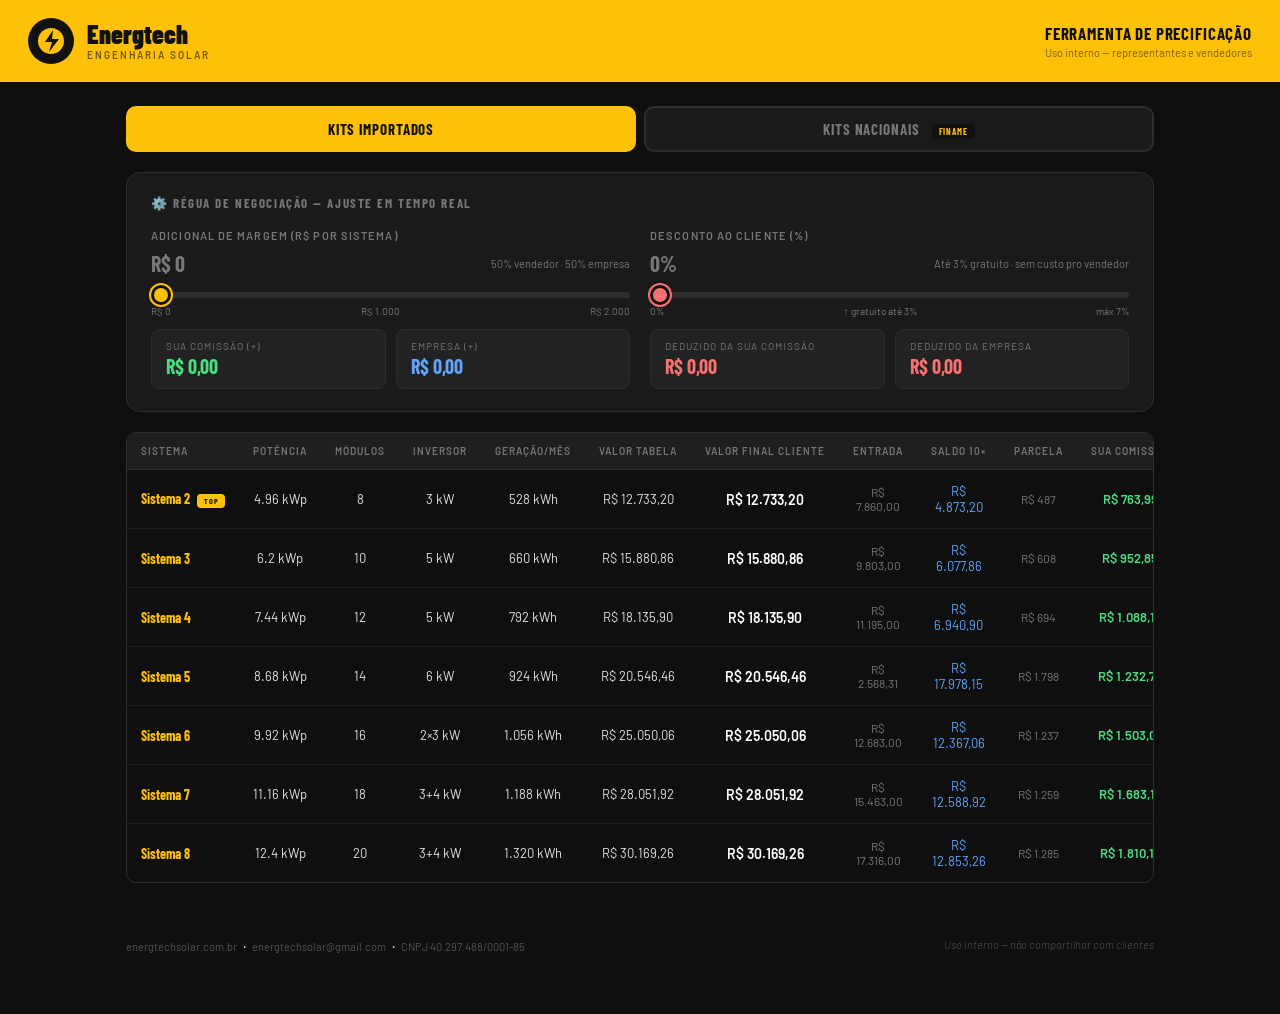
<file: energtech_precificacao (1).html>
<!DOCTYPE html>
<html lang="pt-BR">
<head>
<meta charset="UTF-8">
<meta name="viewport" content="width=device-width, initial-scale=1.0">
<title>Precificação — Energtech Engenharia Solar</title>
<link href="https://fonts.googleapis.com/css2?family=Barlow:wght@400;500;600&family=Barlow+Condensed:wght@600;700;900&display=swap" rel="stylesheet">
<style>
  *, *::before, *::after { box-sizing: border-box; margin: 0; padding: 0; }
  :root {
    --amarelo: #FFC107;
    --amarelo-dim: #e6ac00;
    --preto: #111;
    --bg: #0f0f0f;
    --card: #1a1a1a;
    --card2: #222;
    --borda: #2e2e2e;
    --texto: #e0e0e0;
    --muted: #777;
    --verde: #4ade80;
    --vermelho: #f87171;
    --azul: #60a5fa;
  }
  body { background: var(--bg); font-family: 'Barlow', sans-serif; color: var(--texto); min-height: 100vh; padding: 0 0 60px; }

  /* ── HEADER ── */
  .header { background: var(--amarelo); padding: 18px 28px; display: flex; align-items: center; justify-content: space-between; flex-wrap: wrap; gap: 12px; }
  .logo-area { display: flex; align-items: center; gap: 13px; }
  .logo-icon { width: 46px; height: 46px; background: var(--preto); border-radius: 50%; display: flex; align-items: center; justify-content: center; flex-shrink: 0; }
  .brand-name { font-family: 'Barlow Condensed', sans-serif; font-size: 26px; font-weight: 900; color: var(--preto); line-height: 1; }
  .brand-sub { font-size: 10px; font-weight: 600; color: var(--preto); letter-spacing: 0.2em; text-transform: uppercase; opacity: 0.6; margin-top: 2px; }
  .header-title { text-align: right; }
  .header-title h1 { font-family: 'Barlow Condensed', sans-serif; font-size: 17px; font-weight: 700; color: var(--preto); text-transform: uppercase; letter-spacing: 0.05em; }
  .header-title p { font-size: 11px; color: var(--preto); opacity: 0.55; margin-top: 3px; }

  /* ── PAGE ── */
  .page { max-width: 1060px; margin: 0 auto; padding: 24px 16px; }

  /* ── ABAS ── */
  .tabs { display: flex; gap: 8px; margin-bottom: 20px; }
  .tab-btn {
    flex: 1; padding: 12px 16px; border: 2px solid var(--borda); background: var(--card);
    color: var(--muted); font-family: 'Barlow Condensed', sans-serif; font-size: 15px;
    font-weight: 700; letter-spacing: 0.06em; text-transform: uppercase; border-radius: 10px;
    cursor: pointer; transition: all 0.2s;
  }
  .tab-btn:hover { border-color: var(--amarelo); color: var(--amarelo); }
  .tab-btn.ativo { background: var(--amarelo); color: var(--preto); border-color: var(--amarelo); }
  .tab-btn .finame-badge { font-size: 9px; background: var(--preto); color: var(--amarelo); padding: 2px 7px; border-radius: 4px; margin-left: 8px; letter-spacing: 0.1em; vertical-align: middle; }
  .tab-btn.ativo .finame-badge { background: var(--preto); color: var(--amarelo); }

  /* ── PAINEL DE NEGOCIAÇÃO ── */
  .negociacao-card {
    background: var(--card); border: 1px solid var(--borda); border-radius: 14px;
    padding: 22px 24px; margin-bottom: 20px;
  }
  .neg-titulo { font-family: 'Barlow Condensed', sans-serif; font-size: 13px; font-weight: 700; letter-spacing: 0.12em; text-transform: uppercase; color: var(--muted); margin-bottom: 18px; }

  .neg-grid { display: grid; grid-template-columns: 1fr 1fr; gap: 20px; }
  @media (max-width: 640px) { .neg-grid { grid-template-columns: 1fr; } }

  .neg-bloco label { display: block; font-size: 11px; font-weight: 600; color: var(--muted); text-transform: uppercase; letter-spacing: 0.1em; margin-bottom: 8px; }

  /* Slider custom */
  .slider-wrap { position: relative; }
  .slider-val-row { display: flex; justify-content: space-between; align-items: center; margin-bottom: 6px; }
  .slider-val { font-family: 'Barlow Condensed', sans-serif; font-size: 22px; font-weight: 700; color: var(--amarelo); }
  .slider-val.negativo { color: var(--vermelho); }
  .slider-val.neutro { color: var(--muted); }
  .slider-sublabel { font-size: 11px; color: var(--muted); }

  input[type=range] {
    -webkit-appearance: none; width: 100%; height: 6px;
    border-radius: 3px; outline: none; cursor: pointer;
    background: linear-gradient(to right, var(--amarelo) 0%, var(--amarelo) 50%, var(--borda) 50%, var(--borda) 100%);
  }
  input[type=range].desconto-range {
    background: linear-gradient(to right, var(--borda) 0%, var(--borda) 50%, var(--vermelho) 50%, var(--vermelho) 100%);
  }
  input[type=range]::-webkit-slider-thumb {
    -webkit-appearance: none; width: 20px; height: 20px; border-radius: 50%;
    background: var(--amarelo); border: 3px solid var(--preto); box-shadow: 0 0 0 2px var(--amarelo);
    transition: transform 0.1s;
  }
  input[type=range]::-webkit-slider-thumb:hover { transform: scale(1.15); }
  input[type=range].desconto-range::-webkit-slider-thumb { background: var(--vermelho); box-shadow: 0 0 0 2px var(--vermelho); }
  .slider-legenda { display: flex; justify-content: space-between; font-size: 10px; color: var(--muted); margin-top: 4px; }

  /* Split comissão */
  .split-info { margin-top: 12px; display: flex; gap: 10px; flex-wrap: wrap; }
  .split-pill {
    flex: 1; min-width: 120px; background: var(--card2); border: 1px solid var(--borda);
    border-radius: 8px; padding: 10px 14px;
  }
  .split-pill .sp-lbl { font-size: 10px; color: var(--muted); text-transform: uppercase; letter-spacing: 0.1em; }
  .split-pill .sp-val { font-family: 'Barlow Condensed', sans-serif; font-size: 20px; font-weight: 700; margin-top: 2px; }
  .sp-vendedor { color: var(--verde); }
  .sp-empresa { color: var(--azul); }
  .sp-desconto { color: var(--vermelho); }

  /* ── RESUMO LINHA ── */
  .resumo-bar {
    background: var(--card2); border: 1px solid var(--borda); border-radius: 12px;
    padding: 16px 22px; margin-bottom: 20px;
    display: flex; gap: 24px; flex-wrap: wrap; align-items: center;
  }
  .res-item { text-align: center; }
  .res-val { font-family: 'Barlow Condensed', sans-serif; font-size: 22px; font-weight: 700; line-height: 1; }
  .res-lbl { font-size: 10px; color: var(--muted); text-transform: uppercase; letter-spacing: 0.08em; margin-top: 3px; }
  .res-destaque .res-val { color: var(--amarelo); font-size: 28px; }
  .res-verde .res-val { color: var(--verde); }
  .res-vermelho .res-val { color: var(--vermelho); }
  .res-azul .res-val { color: var(--azul); }
  .res-sep { width: 1px; height: 40px; background: var(--borda); align-self: center; }

  /* ── TABELA ── */
  .table-wrap { overflow-x: auto; border-radius: 10px; border: 1px solid var(--borda); }
  table { width: 100%; border-collapse: collapse; font-size: 13px; min-width: 720px; }
  thead tr { background: #1f1f1f; }
  thead th {
    color: var(--muted); font-size: 10px; font-weight: 600; text-transform: uppercase;
    letter-spacing: 0.1em; padding: 12px 14px; text-align: center;
    border-bottom: 1px solid var(--borda); white-space: nowrap;
  }
  thead th:first-child { text-align: left; }
  tbody tr { border-bottom: 1px solid #1e1e1e; transition: background 0.12s; }
  tbody tr:last-child { border-bottom: none; }
  tbody tr:hover { background: #1f1f1f; }
  tbody td { padding: 13px 14px; text-align: center; vertical-align: middle; }
  tbody td:first-child { text-align: left; }

  .td-sistema { font-family: 'Barlow Condensed', sans-serif; font-size: 14px; font-weight: 700; color: var(--amarelo); white-space: nowrap; }
  .tag-top { display: inline-block; background: var(--amarelo); color: var(--preto); font-size: 8px; font-weight: 700; letter-spacing: 0.1em; text-transform: uppercase; padding: 2px 7px; border-radius: 4px; margin-left: 7px; vertical-align: middle; }
  .tag-finame { display: inline-block; background: #1e3a5f; color: var(--azul); font-size: 8px; font-weight: 700; letter-spacing: 0.1em; text-transform: uppercase; padding: 2px 7px; border-radius: 4px; margin-left: 5px; vertical-align: middle; }
  .td-original { color: var(--muted); font-size: 12px; text-decoration: line-through; }
  .td-final { color: #fff; font-weight: 600; font-size: 14px; }
  .td-final.ajustado { color: var(--verde); }
  .td-final.descontado { color: var(--vermelho); }
  .td-comissao { color: var(--verde); font-weight: 600; }
  .td-muted { color: var(--muted); font-size: 12px; }
  .td-azul { color: var(--azul); }

  /* ── FOOTER ── */
  .footer-bar {
    max-width: 1060px; margin: 28px auto 0; padding: 0 16px;
    display: flex; justify-content: space-between; align-items: center; flex-wrap: wrap; gap: 8px;
  }
  .footer-bar a { color: #555; font-size: 11px; text-decoration: none; }
  .footer-bar a:hover { color: var(--amarelo); }
  .footer-bar .copy { font-size: 11px; color: #444; font-style: italic; }

  /* ── DASHBOARD ECONOMIA (Nacional) ── */
  .dash-economia { background: var(--card); border: 1px solid var(--borda); border-radius: 14px; padding: 22px 24px; margin-bottom: 20px; display: none; }
  .dash-economia.visivel { display: block; animation: fadeUp 0.35s ease both; }
  .dash-header { display: flex; align-items: center; justify-content: space-between; flex-wrap: wrap; gap: 12px; margin-bottom: 16px; }
  .dash-titulo { font-family: 'Barlow Condensed', sans-serif; font-size: 13px; font-weight: 700; letter-spacing: 0.12em; text-transform: uppercase; color: var(--muted); }
  .dash-sistema-nome { font-family: 'Barlow Condensed', sans-serif; font-size: 18px; font-weight: 700; color: var(--amarelo); }
  .tarifa-config { display: flex; align-items: center; gap: 10px; background: var(--card2); border: 1px solid var(--borda); border-radius: 8px; padding: 8px 14px; }
  .tarifa-config label { font-size: 11px; color: var(--muted); font-weight: 600; text-transform: uppercase; letter-spacing: 0.08em; white-space: nowrap; }
  .tarifa-config input[type=number] { background: transparent; border: none; border-bottom: 1px solid var(--borda); color: var(--amarelo); font-family: 'Barlow Condensed', sans-serif; font-size: 20px; font-weight: 700; width: 72px; text-align: center; outline: none; padding: 2px 4px; }
  .tarifa-config input[type=number]:focus { border-bottom-color: var(--amarelo); }
  .tarifa-config span { font-size: 13px; color: var(--muted); }
  .fin-selector { display: flex; gap: 8px; margin-bottom: 18px; flex-wrap: wrap; }
  .fin-btn { flex: 1; min-width: 150px; padding: 10px 14px; border: 2px solid var(--borda); background: var(--card2); color: var(--muted); font-family: 'Barlow Condensed', sans-serif; font-size: 13px; font-weight: 700; letter-spacing: 0.05em; text-transform: uppercase; border-radius: 8px; cursor: pointer; transition: all 0.18s; text-align: center; }
  .fin-btn:hover { border-color: var(--azul); color: var(--azul); }
  .fin-btn.ativo { background: #1e3a5f; color: var(--azul); border-color: var(--azul); }
  .fin-btn .fin-detalhe { display: block; font-size: 10px; font-weight: 400; opacity: 0.75; margin-top: 2px; text-transform: none; letter-spacing: 0; }
  .dash-cards { display: grid; grid-template-columns: repeat(3, 1fr); gap: 14px; margin-bottom: 18px; }
  @media (max-width: 640px) { .dash-cards { grid-template-columns: 1fr; } }
  .dash-card { border-radius: 12px; padding: 18px 20px; text-align: center; border: 1px solid var(--borda); }
  .dash-card.card-parcela { background: #182818; border-color: #2a4a2a; }
  .dash-card.card-conta  { background: #281818; border-color: #4a2a2a; }
  .dash-card.card-eco    { background: #18283a; border-color: #2a4a6a; }
  .dash-card-icon { font-size: 20px; margin-bottom: 4px; }
  .dash-card-lbl { font-size: 10px; font-weight: 600; text-transform: uppercase; letter-spacing: 0.1em; color: var(--muted); margin-bottom: 6px; }
  .dash-card-val { font-family: 'Barlow Condensed', sans-serif; font-size: 34px; font-weight: 900; line-height: 1; }
  .dash-card-val.verde { color: var(--verde); }
  .dash-card-val.vermelho { color: var(--vermelho); }
  .dash-card-val.azul { color: var(--azul); }
  .dash-card-sub { font-size: 11px; color: var(--muted); margin-top: 5px; }
  .dash-barra-titulo { font-size: 11px; color: var(--muted); font-weight: 600; text-transform: uppercase; letter-spacing: 0.08em; margin-bottom: 10px; }
  .dash-barra-row { display: flex; align-items: center; gap: 12px; margin-bottom: 8px; }
  .dash-barra-label { font-size: 12px; color: var(--texto); width: 155px; flex-shrink: 0; }
  .dash-barra-track { flex: 1; height: 24px; background: var(--card2); border-radius: 4px; overflow: hidden; }
  .dash-barra-fill { height: 100%; border-radius: 4px; transition: width 0.5s ease; display: flex; align-items: center; padding-left: 10px; }
  .dash-barra-fill span { font-size: 11px; font-weight: 700; color: #fff; white-space: nowrap; }
  .fill-verde { background: var(--verde); }
  .fill-vermelho { background: #f87171; }

  /* animate */
  @keyframes fadeUp { from { opacity:0; transform:translateY(12px); } to { opacity:1; transform:translateY(0); } }
  .fadein { animation: fadeUp 0.35s ease both; }
</style>
</head>
<body>

<!-- HEADER -->
<div class="header">
  <div class="logo-area">
    <div class="logo-icon">
      <svg width="28" height="28" viewBox="0 0 28 28" fill="none"><circle cx="14" cy="14" r="13" fill="#FFC107"/><path d="M16 3L8 15h7l-3 10 10-13h-7l1-9z" fill="#111"/></svg>
    </div>
    <div>
      <div class="brand-name">Energtech</div>
      <div class="brand-sub">Engenharia Solar</div>
    </div>
  </div>
  <div class="header-title">
    <h1>Ferramenta de Precificação</h1>
    <p>Uso interno — representantes e vendedores</p>
  </div>
</div>

<div class="page">

  <!-- ABAS -->
  <div class="tabs">
    <button class="tab-btn ativo" onclick="trocarAba('importado', this)">
      Kits Importados
    </button>
    <button class="tab-btn" onclick="trocarAba('nacional', this)">
      Kits Nacionais
      <span class="finame-badge">FINAME</span>
    </button>
  </div>

  <!-- PAINEL NEGOCIAÇÃO -->
  <div class="negociacao-card fadein">
    <div class="neg-titulo">⚙️ Régua de Negociação — Ajuste em Tempo Real</div>
    <div class="neg-grid">

      <!-- ADICIONAL -->
      <div class="neg-bloco">
        <label>Adicional de Margem (R$ por sistema)</label>
        <div class="slider-val-row">
          <span class="slider-val" id="val-adicional">R$ 0</span>
          <span class="slider-sublabel">50% vendedor · 50% empresa</span>
        </div>
        <div class="slider-wrap">
          <input type="range" id="slider-adicional" min="0" max="2000" step="50" value="0" oninput="atualizar()">
          <div class="slider-legenda"><span>R$ 0</span><span>R$ 1.000</span><span>R$ 2.000</span></div>
        </div>
        <div class="split-info">
          <div class="split-pill">
            <div class="sp-lbl">Sua comissão (+)</div>
            <div class="sp-val sp-vendedor" id="add-vendedor">R$ 0</div>
          </div>
          <div class="split-pill">
            <div class="sp-lbl">Empresa (+)</div>
            <div class="sp-val sp-empresa" id="add-empresa">R$ 0</div>
          </div>
        </div>
      </div>

      <!-- DESCONTO -->
      <div class="neg-bloco">
        <label>Desconto ao Cliente (%)</label>
        <div class="slider-val-row">
          <span class="slider-val neutro" id="val-desconto">0%</span>
          <span class="slider-sublabel" id="desc-sublabel">Até 3% gratuito · acima desconta 50/50</span>
        </div>
        <div class="slider-wrap">
          <input type="range" id="slider-desconto" min="0" max="7" step="0.5" value="0" class="desconto-range" oninput="atualizar()">
          <div class="slider-legenda"><span>0%</span><span id="desc-livre-label">↑ gratuito até 3%</span><span id="desc-max-label">máx 7%</span></div>
        </div>
        <div class="split-info">
          <div class="split-pill">
            <div class="sp-lbl">Deduzido da sua comissão</div>
            <div class="sp-val sp-desconto" id="desc-vendedor">R$ 0</div>
          </div>
          <div class="split-pill">
            <div class="sp-lbl">Deduzido da empresa</div>
            <div class="sp-val sp-desconto" id="desc-empresa">R$ 0</div>
          </div>
        </div>
      </div>

    </div>
  </div>

  <!-- RESUMO SELECIONADO -->
  <div class="resumo-bar fadein" id="resumo-bar" style="display:none">
    <div class="res-item res-destaque">
      <div class="res-val" id="res-sistema">—</div>
      <div class="res-lbl">Sistema selecionado</div>
    </div>
    <div class="res-sep"></div>
    <div class="res-item">
      <div class="res-val" id="res-original" style="color:var(--muted);text-decoration:line-through">—</div>
      <div class="res-lbl">Valor tabela</div>
    </div>
    <div class="res-item res-destaque">
      <div class="res-val" id="res-final">—</div>
      <div class="res-lbl">Valor final cliente</div>
    </div>
    <div class="res-sep"></div>
    <div class="res-item res-verde">
      <div class="res-val" id="res-comissao">—</div>
      <div class="res-lbl">Sua comissão total</div>
    </div>
  </div>

  <!-- DASHBOARD ECONOMIA NACIONAL -->
  <div class="dash-economia" id="dash-economia">
    <div class="dash-header">
      <div>
        <div class="dash-titulo">📊 Comparativo de Economia — Kit Nacional</div>
        <div class="dash-sistema-nome" id="dash-nome-sistema">—</div>
      </div>
      <div class="tarifa-config">
        <label>Tarifa Celesc</label>
        <input type="number" id="input-tarifa" value="0.89" step="0.01" min="0.10" max="2.00" oninput="atualizarDash()">
        <span>R$/kWh</span>
      </div>
    </div>
    <div class="fin-selector">
      <button class="fin-btn ativo" id="fin-btn-8" onclick="selecionarFin(8, this)">
        Linha A — 8 anos / Juros Zero
        <span class="fin-detalhe">96 parcelas mensais sem juros</span>
      </button>
      <button class="fin-btn" id="fin-btn-10" onclick="selecionarFin(10, this)">
        Linha B — 10 anos / 3% a.a.
        <span class="fin-detalhe">120 parcelas com juros de 3% ao ano</span>
      </button>
    </div>
    <div class="dash-cards">
      <div class="dash-card card-parcela">
        <div class="dash-card-icon">💳</div>
        <div class="dash-card-lbl">Parcela do Financiamento</div>
        <div class="dash-card-val verde" id="dash-parcela">—</div>
        <div class="dash-card-sub" id="dash-parcela-sub">por mês</div>
      </div>
      <div class="dash-card card-conta">
        <div class="dash-card-icon">⚡</div>
        <div class="dash-card-lbl">Conta de Energia Atual</div>
        <div class="dash-card-val vermelho" id="dash-conta">—</div>
        <div class="dash-card-sub" id="dash-conta-sub">por mês (estimado)</div>
      </div>
      <div class="dash-card card-eco">
        <div class="dash-card-icon">✅</div>
        <div class="dash-card-lbl">Economia Mensal</div>
        <div class="dash-card-val azul" id="dash-economia-val">—</div>
        <div class="dash-card-sub" id="dash-eco-sub">diferença mensal</div>
      </div>
    </div>
    <div class="dash-barra-titulo">Comparativo visual</div>
    <div class="dash-barra-row">
      <div class="dash-barra-label">Parcela financiamento</div>
      <div class="dash-barra-track"><div class="dash-barra-fill fill-verde" id="barra-parcela"><span id="barra-parcela-txt"></span></div></div>
    </div>
    <div class="dash-barra-row">
      <div class="dash-barra-label">Conta de energia atual</div>
      <div class="dash-barra-track"><div class="dash-barra-fill fill-vermelho" id="barra-conta"><span id="barra-conta-txt"></span></div></div>
    </div>
  </div>

  <!-- TABELA -->
  <div class="table-wrap fadein" id="tabela-importado">
    <table id="t-importado">
      <thead>
        <tr>
          <th>Sistema</th>
          <th>Potência</th>
          <th>Módulos</th>
          <th>Inversor</th>
          <th>Geração/mês</th>
          <th>Valor Tabela</th>
          <th>Valor Final Cliente</th>
          <th>Entrada</th>
          <th>Saldo 10×</th>
          <th>Parcela</th>
          <th>Sua Comissão</th>
        </tr>
      </thead>
      <tbody id="tbody-importado"></tbody>
    </table>
  </div>

  <div class="table-wrap fadein" id="tabela-nacional" style="display:none">
    <table id="t-nacional">
      <thead>
        <tr>
          <th>Sistema</th>
          <th>Potência</th>
          <th>Módulos</th>
          <th>Inversor</th>
          <th>Geração/mês</th>
          <th>Valor Tabela</th>
          <th>Valor Final Cliente</th>
          <th>Parcela Anual</th>
          <th>Parcela Mensal</th>
          <th>Sua Comissão</th>
        </tr>
      </thead>
      <tbody id="tbody-nacional"></tbody>
    </table>
  </div>

</div>

<!-- FOOTER -->
<div class="footer-bar">
  <div><a href="https://energtechsolar.com.br" target="_blank">energtechsolar.com.br</a> &nbsp;·&nbsp; <a href="mailto:energtechsolar@gmail.com">energtechsolar@gmail.com</a> &nbsp;·&nbsp; <a>CNPJ 40.297.488/0001-85</a></div>
  <div class="copy">Uso interno — não compartilhar com clientes</div>
</div>

<script>
// ── DADOS ──────────────────────────────────────────────────────────────────
const IMPORTADO = [
  { nome:"Sistema 2", top:true,  kwp:4.96, mod:8,  inv:"3 kW",    kwh:528,  inv_r:12733.20, entrada:7860,    com_pct:0.06 },
  { nome:"Sistema 3", top:false, kwp:6.20, mod:10, inv:"5 kW",    kwh:660,  inv_r:15880.86, entrada:9803,    com_pct:0.06 },
  { nome:"Sistema 4", top:false, kwp:7.44, mod:12, inv:"5 kW",    kwh:792,  inv_r:18135.90, entrada:11195,   com_pct:0.06 },
  { nome:"Sistema 5", top:false, kwp:8.68, mod:14, inv:"6 kW",    kwh:924,  inv_r:20546.46, entrada:2568.31, com_pct:0.06 },
  { nome:"Sistema 6", top:false, kwp:9.92, mod:16, inv:"2×3 kW",  kwh:1056, inv_r:25050.06, entrada:12683,   com_pct:0.06 },
  { nome:"Sistema 7", top:false, kwp:11.16,mod:18, inv:"3+4 kW",  kwh:1188, inv_r:28051.92, entrada:15463,   com_pct:0.06 },
  { nome:"Sistema 8", top:false, kwp:12.40,mod:20, inv:"3+4 kW",  kwh:1320, inv_r:30169.26, entrada:17316,   com_pct:0.06 },
];

const NACIONAL = [
  { nome:"Sistema 2", top:true,  kwp:4.44, mod:8,  inv:"3 kW",    kwh:504,  inv_r:13564.65, parc_a:1695.58,  parc_m:141.30,  com_pct:0.06 },
  { nome:"Sistema 3", top:false, kwp:5.55, mod:10, inv:"5 kW",    kwh:630,  inv_r:18093.90, parc_a:2261.74,  parc_m:188.48,  com_pct:0.06 },
  { nome:"Sistema 4", top:false, kwp:6.66, mod:12, inv:"5 kW",    kwh:756,  inv_r:20380.80, parc_a:2038.08,  parc_m:212.30,  com_pct:0.06 },
  { nome:"Sistema 5", top:false, kwp:7.77, mod:14, inv:"6 kW",    kwh:882,  inv_r:22935.00, parc_a:2866.88,  parc_m:238.91,  com_pct:0.06 },
  { nome:"Sistema 6", top:false, kwp:8.88, mod:16, inv:"2×3 kW",  kwh:1008, inv_r:26400.00, parc_a:3300.00,  parc_m:275.00,  com_pct:0.06 },
  { nome:"Sistema 7", top:false, kwp:9.99, mod:18, inv:"3+4 kW",  kwh:1134, inv_r:29048.25, parc_a:3631.03,  parc_m:302.59,  com_pct:0.06 },
  { nome:"Sistema 8", top:false, kwp:11.10,mod:20, inv:"3+4 kW",  kwh:1260, inv_r:34737.45, parc_a:4342.18,  parc_m:361.85,  com_pct:0.06 },
];

// ── CONFIGURAÇÕES (ajustáveis) ──────────────────────────────────────────────
const CFG = {
  desconto_livre: 3,
  desconto_max: 7,
  split_adicional: 0.50,
  split_desconto_extra: 0.50,
};

let abaAtual = 'importado';
let linhaFoco = null;
let finAnos = 8; // linha de financiamento selecionada

// ── FORMATAÇÃO ──────────────────────────────────────────────────────────────
function fmt(v) {
  return 'R$ ' + v.toLocaleString('pt-BR', {minimumFractionDigits:2, maximumFractionDigits:2});
}
function fmtShort(v) {
  return 'R$ ' + Math.round(v).toLocaleString('pt-BR');
}

// ── CÁLCULO PARCELA FINANCIAMENTO ───────────────────────────────────────────
function calcParcelaMensal(valorFinanciado, anos) {
  if (anos === 8) {
    // Juros zero: divide igualmente em 96 meses
    return valorFinanciado / 96;
  } else {
    // 10 anos, 3% a.a. → taxa mensal = (1.03)^(1/12) - 1
    const n = 120;
    const i = Math.pow(1.03, 1/12) - 1;
    return valorFinanciado * (i * Math.pow(1+i, n)) / (Math.pow(1+i, n) - 1);
  }
}

// ── CALCULA LINHA ───────────────────────────────────────────────────────────
function calcLinha(item, adicional, descPct) {
  const base = item.inv_r;
  const comBase = base * item.com_pct;
  const addVendedor = adicional * CFG.split_adicional;
  const addEmpresa  = adicional * (1 - CFG.split_adicional);
  const descPctExtra = Math.max(0, descPct - CFG.desconto_livre);
  const valorFinal = (base + adicional) * (1 - descPct / 100);
  const descExtra  = (base + adicional) * (descPctExtra / 100);
  const descVendedor = descExtra * CFG.split_desconto_extra;
  const descEmpresa  = descExtra * (1 - CFG.split_desconto_extra);
  const comissao = comBase + addVendedor - descVendedor;
  return { base, valorFinal, comissao, comBase, addVendedor, addEmpresa, descVendedor, descEmpresa };
}

// ── RENDER TABELA ───────────────────────────────────────────────────────────
function renderTabela(dados, tbodyId, tipo) {
  const adicional = +document.getElementById('slider-adicional').value;
  const descPct   = +document.getElementById('slider-desconto').value;
  const tbody = document.getElementById(tbodyId);
  tbody.innerHTML = '';

  dados.forEach((item, idx) => {
    const c = calcLinha(item, adicional, descPct);
    const ajustado  = adicional > 0 || descPct > 0;
    const subiu     = adicional > 0 && descPct === 0;
    const descontou = descPct > 0;
    let finalClass = 'td-final';
    if (subiu) finalClass += ' ajustado';
    if (descontou) finalClass += ' descontado';

    const tr = document.createElement('tr');
    tr.style.cursor = 'pointer';
    if (linhaFoco === `${tipo}-${idx}`) {
      tr.style.background = '#222';
      tr.style.outline = '1.5px solid var(--amarelo)';
    }
    tr.onclick = () => selecionarLinha(tipo, idx, item);

    const tagTop    = item.top ? `<span class="tag-top">Top</span>` : '';
    const tagFiname = tipo === 'nacional' ? `<span class="tag-finame">FINAME</span>` : '';
    const originalStr = ajustado ? `<div class="td-original">${fmt(item.inv_r)}</div>` : '';

    let colsExtra = '';
    if (tipo === 'importado') {
      const saldo10 = c.valorFinal - item.entrada;
      const parcela = saldo10 / 10;
      colsExtra = `
        <td class="td-muted">${fmt(item.entrada)}</td>
        <td class="td-azul">${fmt(Math.max(0,saldo10))}</td>
        <td class="td-muted">${fmtShort(Math.max(0,parcela))}</td>`;
    } else {
      const pm = calcParcelaMensal(c.valorFinal, finAnos);
      const pa = pm * 12;
      colsExtra = `
        <td class="td-muted">${fmt(pa)}</td>
        <td class="td-muted">${fmt(pm)}</td>`;
    }

    tr.innerHTML = `
      <td class="td-sistema">${item.nome}${tagTop}${tagFiname}</td>
      <td>${item.kwp} kWp</td>
      <td>${item.mod}</td>
      <td>${item.inv}</td>
      <td>${item.kwh.toLocaleString('pt-BR')} kWh</td>
      <td>${fmt(item.inv_r)}</td>
      <td>${originalStr}<div class="${finalClass}">${fmt(c.valorFinal)}</div></td>
      ${colsExtra}
      <td class="td-comissao">${fmt(c.comissao)}</td>`;
    tbody.appendChild(tr);
  });
}

// ── DASHBOARD ECONOMIA ──────────────────────────────────────────────────────
function atualizarDash() {
  if (!linhaFoco || !linhaFoco.startsWith('nacional')) return;
  const idx = +linhaFoco.split('-')[1];
  const item = NACIONAL[idx];
  const adicional = +document.getElementById('slider-adicional').value;
  const descPct   = +document.getElementById('slider-desconto').value;
  const c = calcLinha(item, adicional, descPct);
  const tarifa = +document.getElementById('input-tarifa').value || 0.89;

  const parcela = calcParcelaMensal(c.valorFinal, finAnos);
  const contaMensal = item.kwh * tarifa;
  const economia = contaMensal - parcela;

  document.getElementById('dash-nome-sistema').textContent =
    item.nome + ' · ' + item.kwp + ' kWp · ' + item.kwh.toLocaleString('pt-BR') + ' kWh/mês';

  document.getElementById('dash-parcela').textContent = fmt(parcela);
  document.getElementById('dash-parcela-sub').textContent =
    finAnos === 8 ? '96 parcelas · juros zero' : '120 parcelas · 3% a.a.';

  document.getElementById('dash-conta').textContent = fmt(contaMensal);
  document.getElementById('dash-conta-sub').textContent =
    `${item.kwh.toLocaleString('pt-BR')} kWh × R$ ${tarifa.toFixed(2)}/kWh`;

  const ecoEl = document.getElementById('dash-economia-val');
  if (economia > 0) {
    ecoEl.textContent = fmt(economia);
    ecoEl.className = 'dash-card-val azul';
    document.getElementById('dash-eco-sub').textContent = '✅ cliente economiza todo mês';
  } else {
    ecoEl.textContent = fmt(Math.abs(economia));
    ecoEl.className = 'dash-card-val vermelho';
    document.getElementById('dash-eco-sub').textContent = '⚠️ parcela maior que a conta';
  }

  // Barras visuais
  const maior = Math.max(parcela, contaMensal);
  const pParcela = (parcela / maior) * 100;
  const pConta   = (contaMensal / maior) * 100;
  document.getElementById('barra-parcela').style.width = pParcela + '%';
  document.getElementById('barra-conta').style.width   = pConta + '%';
  document.getElementById('barra-parcela-txt').textContent = fmt(parcela);
  document.getElementById('barra-conta-txt').textContent   = fmt(contaMensal);
}

function selecionarFin(anos, btn) {
  finAnos = anos;
  document.querySelectorAll('.fin-btn').forEach(b => b.classList.remove('ativo'));
  btn.classList.add('ativo');
  renderTabela(NACIONAL, 'tbody-nacional', 'nacional');
  atualizarDash();
}

// ── ATUALIZAR TUDO ──────────────────────────────────────────────────────────
function atualizar() {
  const adicional = +document.getElementById('slider-adicional').value;
  const descPct   = +document.getElementById('slider-desconto').value;

  const addV = adicional * CFG.split_adicional;
  const addE = adicional * (1 - CFG.split_adicional);
  document.getElementById('val-adicional').textContent = adicional > 0 ? `+ ${fmt(adicional)}` : 'R$ 0';
  document.getElementById('val-adicional').className = 'slider-val' + (adicional > 0 ? '' : ' neutro');
  document.getElementById('add-vendedor').textContent = fmt(addV);
  document.getElementById('add-empresa').textContent  = fmt(addE);

  const maxA = 2000;
  const pctA = (adicional / maxA) * 100;
  document.getElementById('slider-adicional').style.background =
    `linear-gradient(to right, var(--amarelo) 0%, var(--amarelo) ${pctA}%, var(--borda) ${pctA}%, var(--borda) 100%)`;

  const descLabel = document.getElementById('val-desconto');
  descLabel.textContent = descPct > 0 ? `-${descPct}%` : '0%';
  descLabel.className = 'slider-val' + (descPct > CFG.desconto_livre ? ' negativo' : descPct > 0 ? '' : ' neutro');
  document.getElementById('desc-sublabel').textContent =
    descPct <= CFG.desconto_livre
      ? `Até ${CFG.desconto_livre}% gratuito · sem custo pro vendedor`
      : `Acima de ${CFG.desconto_livre}% → desconta 50/50`;

  const maxD = CFG.desconto_max;
  const pctD = (descPct / maxD) * 100;
  const pctLivre = (CFG.desconto_livre / maxD) * 100;
  document.getElementById('slider-desconto').style.background = descPct <= CFG.desconto_livre
    ? `linear-gradient(to right, var(--borda) 0%, var(--borda) ${100-pctD}%, #facc15 ${100-pctD}%, #facc15 100%)`
    : `linear-gradient(to right, var(--borda) 0%, var(--borda) ${100-pctD}%, #facc15 ${100-pctD}%, #facc15 ${100-pctLivre}%, var(--vermelho) ${100-pctLivre}%, var(--vermelho) 100%)`;

  document.getElementById('desc-max-label').textContent = `máx ${CFG.desconto_max}%`;
  document.getElementById('desc-livre-label').textContent = `↑ gratuito até ${CFG.desconto_livre}%`;

  const dadosAtual = abaAtual === 'importado' ? IMPORTADO : NACIONAL;
  const idxRef = linhaFoco ? +linhaFoco.split('-')[1] : 0;
  const itemRef = dadosAtual[idxRef];
  const cRef = calcLinha(itemRef, adicional, descPct);
  document.getElementById('desc-vendedor').textContent = fmt(cRef.descVendedor);
  document.getElementById('desc-empresa').textContent  = fmt(cRef.descEmpresa);

  renderTabela(IMPORTADO, 'tbody-importado', 'importado');
  renderTabela(NACIONAL,  'tbody-nacional',  'nacional');
  atualizarResumo(adicional, descPct);
  atualizarDash();
}

function selecionarLinha(tipo, idx, item) {
  linhaFoco = `${tipo}-${idx}`;
  atualizar();
  const adicional = +document.getElementById('slider-adicional').value;
  const descPct   = +document.getElementById('slider-desconto').value;
  const cc = calcLinha(item, adicional, descPct);
  document.getElementById('resumo-bar').style.display = 'flex';
  document.getElementById('res-sistema').textContent  = item.nome;
  document.getElementById('res-original').textContent = fmt(item.inv_r);
  document.getElementById('res-final').textContent    = fmt(cc.valorFinal);
  document.getElementById('res-comissao').textContent = fmt(cc.comissao);

  // Dashboard só aparece na aba Nacional
  const dash = document.getElementById('dash-economia');
  if (tipo === 'nacional') {
    dash.classList.add('visivel');
    atualizarDash();
  } else {
    dash.classList.remove('visivel');
  }
}

function atualizarResumo(adicional, descPct) {
  if (!linhaFoco) return;
  const [tipo, idx] = linhaFoco.split('-');
  const dados = tipo === 'importado' ? IMPORTADO : NACIONAL;
  const item  = dados[+idx];
  const c = calcLinha(item, adicional, descPct);
  document.getElementById('res-final').textContent    = fmt(c.valorFinal);
  document.getElementById('res-comissao').textContent = fmt(c.comissao);
}

// ── TROCA ABA ───────────────────────────────────────────────────────────────
function trocarAba(aba, btn) {
  abaAtual = aba;
  linhaFoco = null;
  document.getElementById('resumo-bar').style.display = 'none';
  document.getElementById('dash-economia').classList.remove('visivel');
  document.querySelectorAll('.tab-btn').forEach(b => b.classList.remove('ativo'));
  btn.classList.add('ativo');
  document.getElementById('tabela-importado').style.display = aba === 'importado' ? '' : 'none';
  document.getElementById('tabela-nacional').style.display  = aba === 'nacional'  ? '' : 'none';
}

// ── INIT ────────────────────────────────────────────────────────────────────
atualizar();
</script>
</body>
</html>
</file>
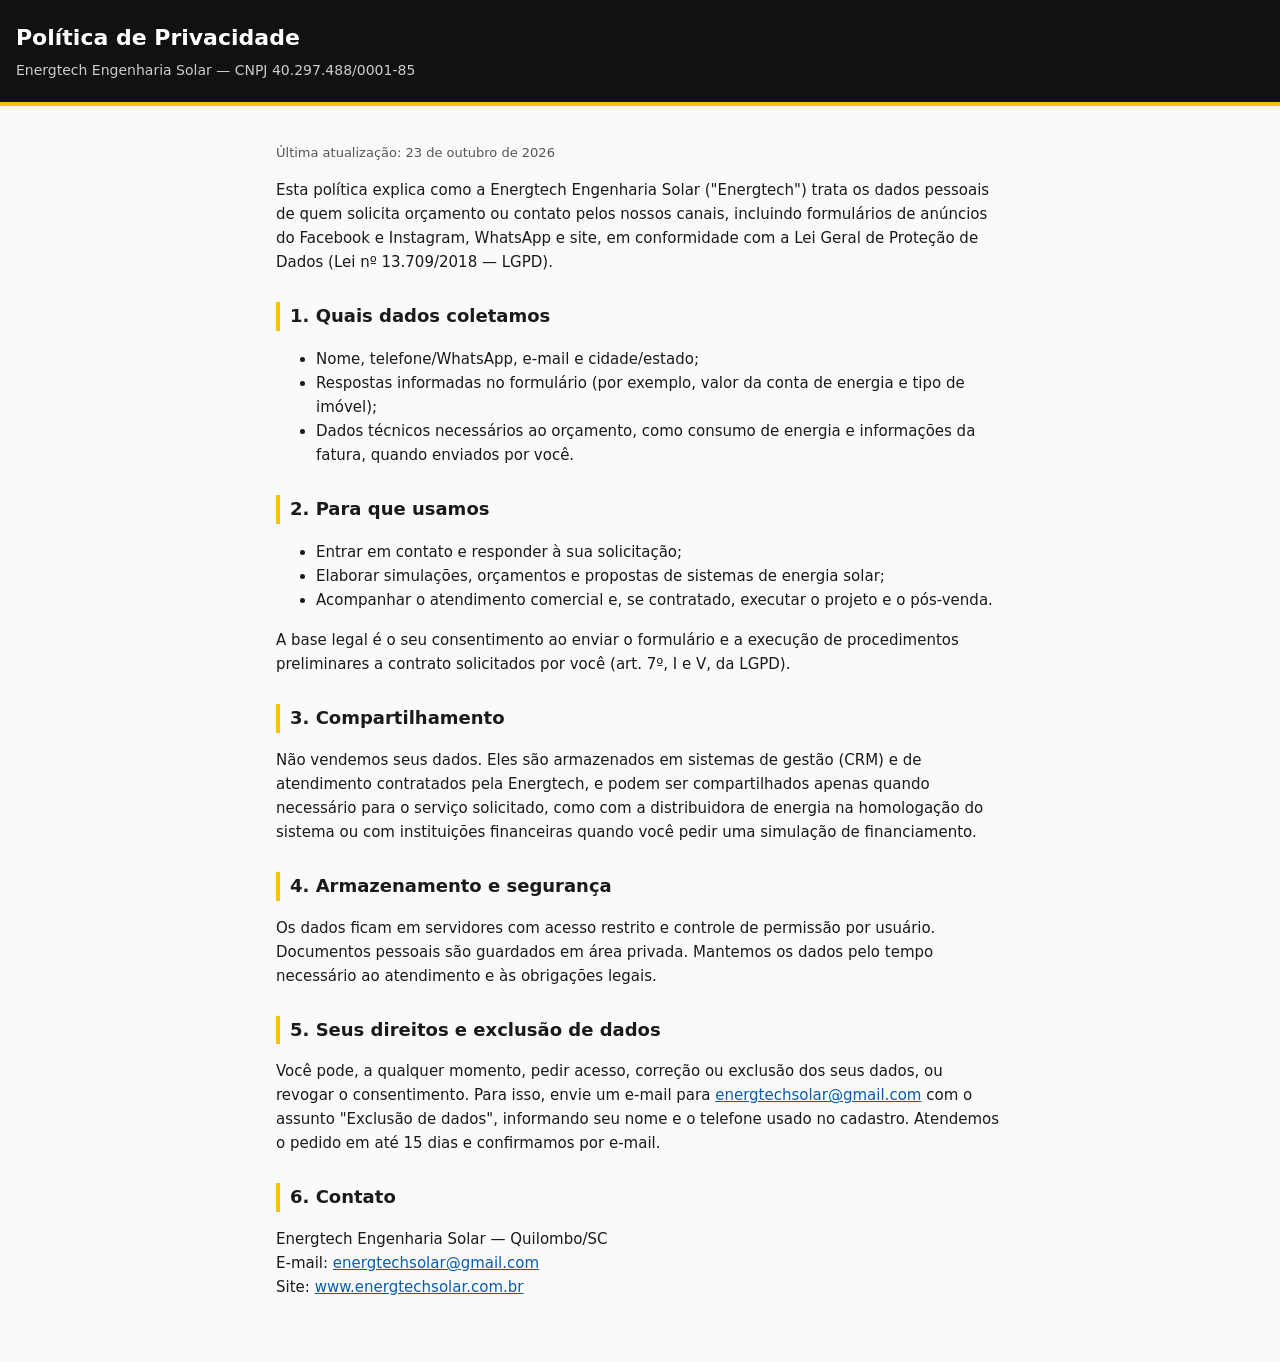
<file: privacidade.html>
<!DOCTYPE html>
<html lang="pt-BR">
<head>
  <meta charset="utf-8">
  <meta name="viewport" content="width=device-width, initial-scale=1">
  <title>Política de Privacidade | Energtech Engenharia Solar</title>
  <meta name="theme-color" content="#FFC107">
  <style>
    :root { --amarelo:#FFC107; --texto:#1a1a1a; --muted:#555; --fundo:#fafafa; }
    * { box-sizing:border-box; }
    body { margin:0; font-family:system-ui,-apple-system,"Segoe UI",Roboto,Arial,sans-serif; color:var(--texto); background:var(--fundo); line-height:1.6; }
    header { background:#111; color:#fff; padding:20px 16px; border-bottom:4px solid var(--amarelo); }
    header h1 { margin:0; font-size:22px; }
    header p { margin:4px 0 0; color:#ccc; font-size:14px; }
    main { max-width:760px; margin:0 auto; padding:24px 16px 48px; }
    h2 { font-size:18px; margin:28px 0 8px; border-left:4px solid var(--amarelo); padding-left:10px; }
    p, li { font-size:15px; }
    .meta { color:var(--muted); font-size:13px; }
    a { color:#0b5cad; }
  </style>
</head>
<body>
<header>
  <h1>Política de Privacidade</h1>
  <p>Energtech Engenharia Solar — CNPJ 40.297.488/0001-85</p>
</header>
<main>
  <p class="meta">Última atualização: 23 de outubro de 2026</p>

  <p>Esta política explica como a Energtech Engenharia Solar ("Energtech") trata os dados pessoais de quem
  solicita orçamento ou contato pelos nossos canais, incluindo formulários de anúncios do Facebook e Instagram,
  WhatsApp e site, em conformidade com a Lei Geral de Proteção de Dados (Lei nº 13.709/2018 — LGPD).</p>

  <h2>1. Quais dados coletamos</h2>
  <ul>
    <li>Nome, telefone/WhatsApp, e-mail e cidade/estado;</li>
    <li>Respostas informadas no formulário (por exemplo, valor da conta de energia e tipo de imóvel);</li>
    <li>Dados técnicos necessários ao orçamento, como consumo de energia e informações da fatura, quando enviados por você.</li>
  </ul>

  <h2>2. Para que usamos</h2>
  <ul>
    <li>Entrar em contato e responder à sua solicitação;</li>
    <li>Elaborar simulações, orçamentos e propostas de sistemas de energia solar;</li>
    <li>Acompanhar o atendimento comercial e, se contratado, executar o projeto e o pós-venda.</li>
  </ul>
  <p>A base legal é o seu consentimento ao enviar o formulário e a execução de procedimentos preliminares a contrato
  solicitados por você (art. 7º, I e V, da LGPD).</p>

  <h2>3. Compartilhamento</h2>
  <p>Não vendemos seus dados. Eles são armazenados em sistemas de gestão (CRM) e de atendimento contratados pela Energtech,
  e podem ser compartilhados apenas quando necessário para o serviço solicitado, como com a distribuidora de energia
  na homologação do sistema ou com instituições financeiras quando você pedir uma simulação de financiamento.</p>

  <h2>4. Armazenamento e segurança</h2>
  <p>Os dados ficam em servidores com acesso restrito e controle de permissão por usuário. Documentos pessoais são guardados
  em área privada. Mantemos os dados pelo tempo necessário ao atendimento e às obrigações legais.</p>

  <h2 id="exclusao">5. Seus direitos e exclusão de dados</h2>
  <p>Você pode, a qualquer momento, pedir acesso, correção ou exclusão dos seus dados, ou revogar o consentimento.
  Para isso, envie um e-mail para <a href="mailto:energtechsolar@gmail.com?subject=Exclus%C3%A3o%20de%20dados">energtechsolar@gmail.com</a>
  com o assunto "Exclusão de dados", informando seu nome e o telefone usado no cadastro. Atendemos o pedido em até 15 dias
  e confirmamos por e-mail.</p>

  <h2>6. Contato</h2>
  <p>Energtech Engenharia Solar — Quilombo/SC<br>
  E-mail: <a href="mailto:energtechsolar@gmail.com">energtechsolar@gmail.com</a><br>
  Site: <a href="https://www.energtechsolar.com.br">www.energtechsolar.com.br</a></p>
</main>
</body>
</html>
</file>
